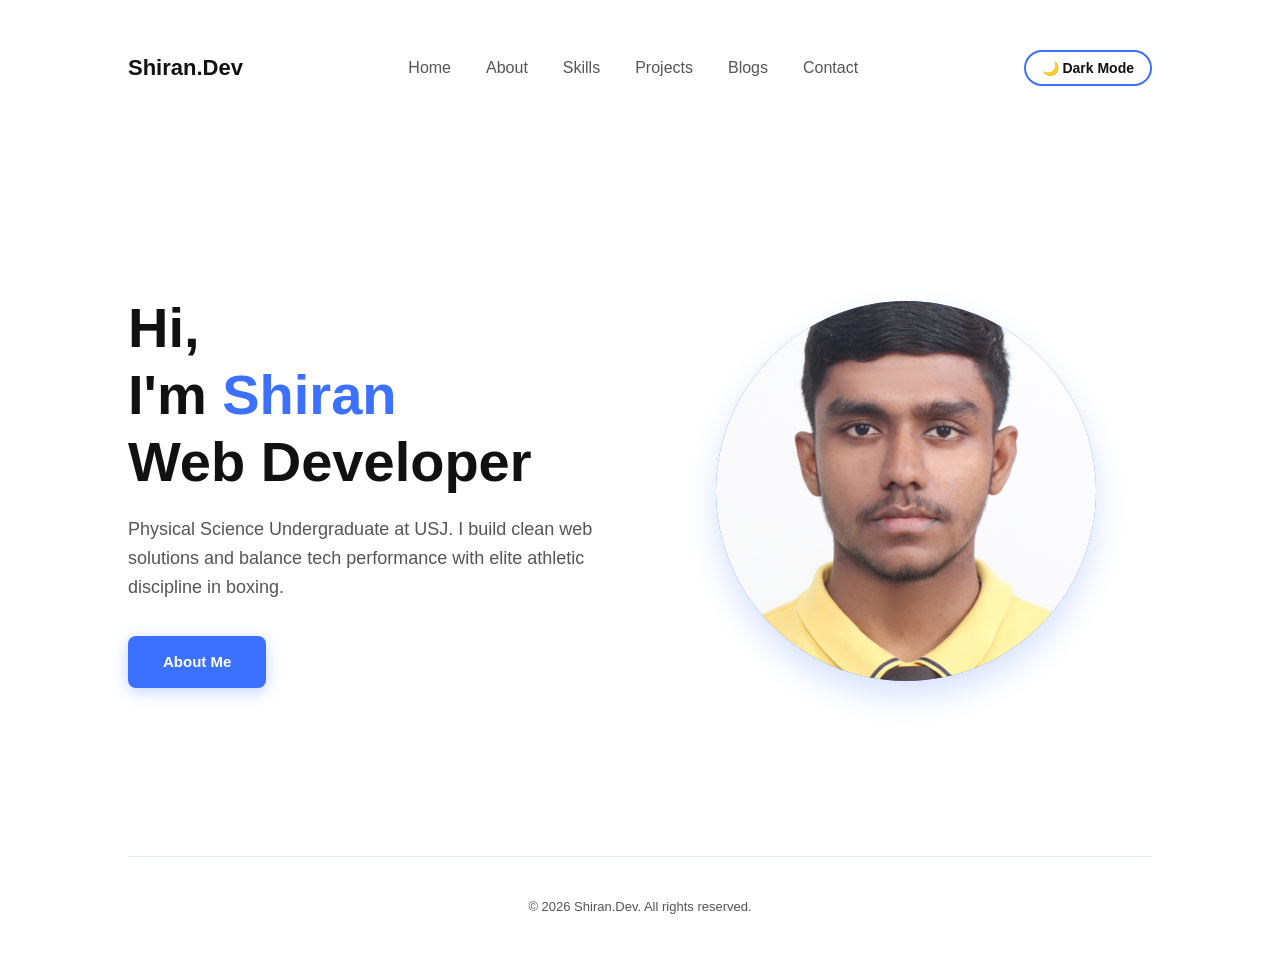
<file: index.html>
<!DOCTYPE html>
<html lang="en">
<head>
    <meta charset="UTF-8">
    <meta name="viewport" content="width=device-width, initial-scale=1.0">
    <title>JC Shiran Kavishka | Home</title>
    <link rel="stylesheet" href="style.css">
    
    <script>
        if (localStorage.getItem('theme') === 'dark') {
            document.documentElement.classList.add('dark-theme');
        } else {
            document.documentElement.classList.remove('dark-theme');
        }
    </script>
</head>
<body>

    <nav>
        <div class="logo">Shiran.Dev</div>
        <ul>
            <li><a href="index.html">Home</a></li>
            <li><a href="about.html">About</a></li>
            <li><a href="skills.html">Skills</a></li>
            <li><a href="projects.html">Projects</a></li>
            <li><a href="blogs.html">Blogs</a></li>
            <li><a href="contact.html">Contact</a></li>
        </ul>
        <button id="theme-toggle">🌙 Dark Mode</button>
    </nav>

    <div class="hero-wrapper">
        <div class="hero-text">
            <h1>Hi, <br>I'm <span>Shiran</span> <br>Web Developer</h1>
            <p>Physical Science Undergraduate at USJ. I build clean web solutions and balance tech performance with elite athletic discipline in boxing.</p>
            <a href="about.html" class="cta-btn">About Me</a>
        </div>
        
        <div class="hero-image-container">
            <div class="profile-blob">
                <img src="my-photo.jpg" alt="Shiran's Profile Photo" class="profile-img">
            </div>
        </div>
    </div>

    <footer>
        <p>&copy; 2026 Shiran.Dev. All rights reserved.</p>
    </footer>

    <script src="script.js"></script>
</body>
</html>
</file>
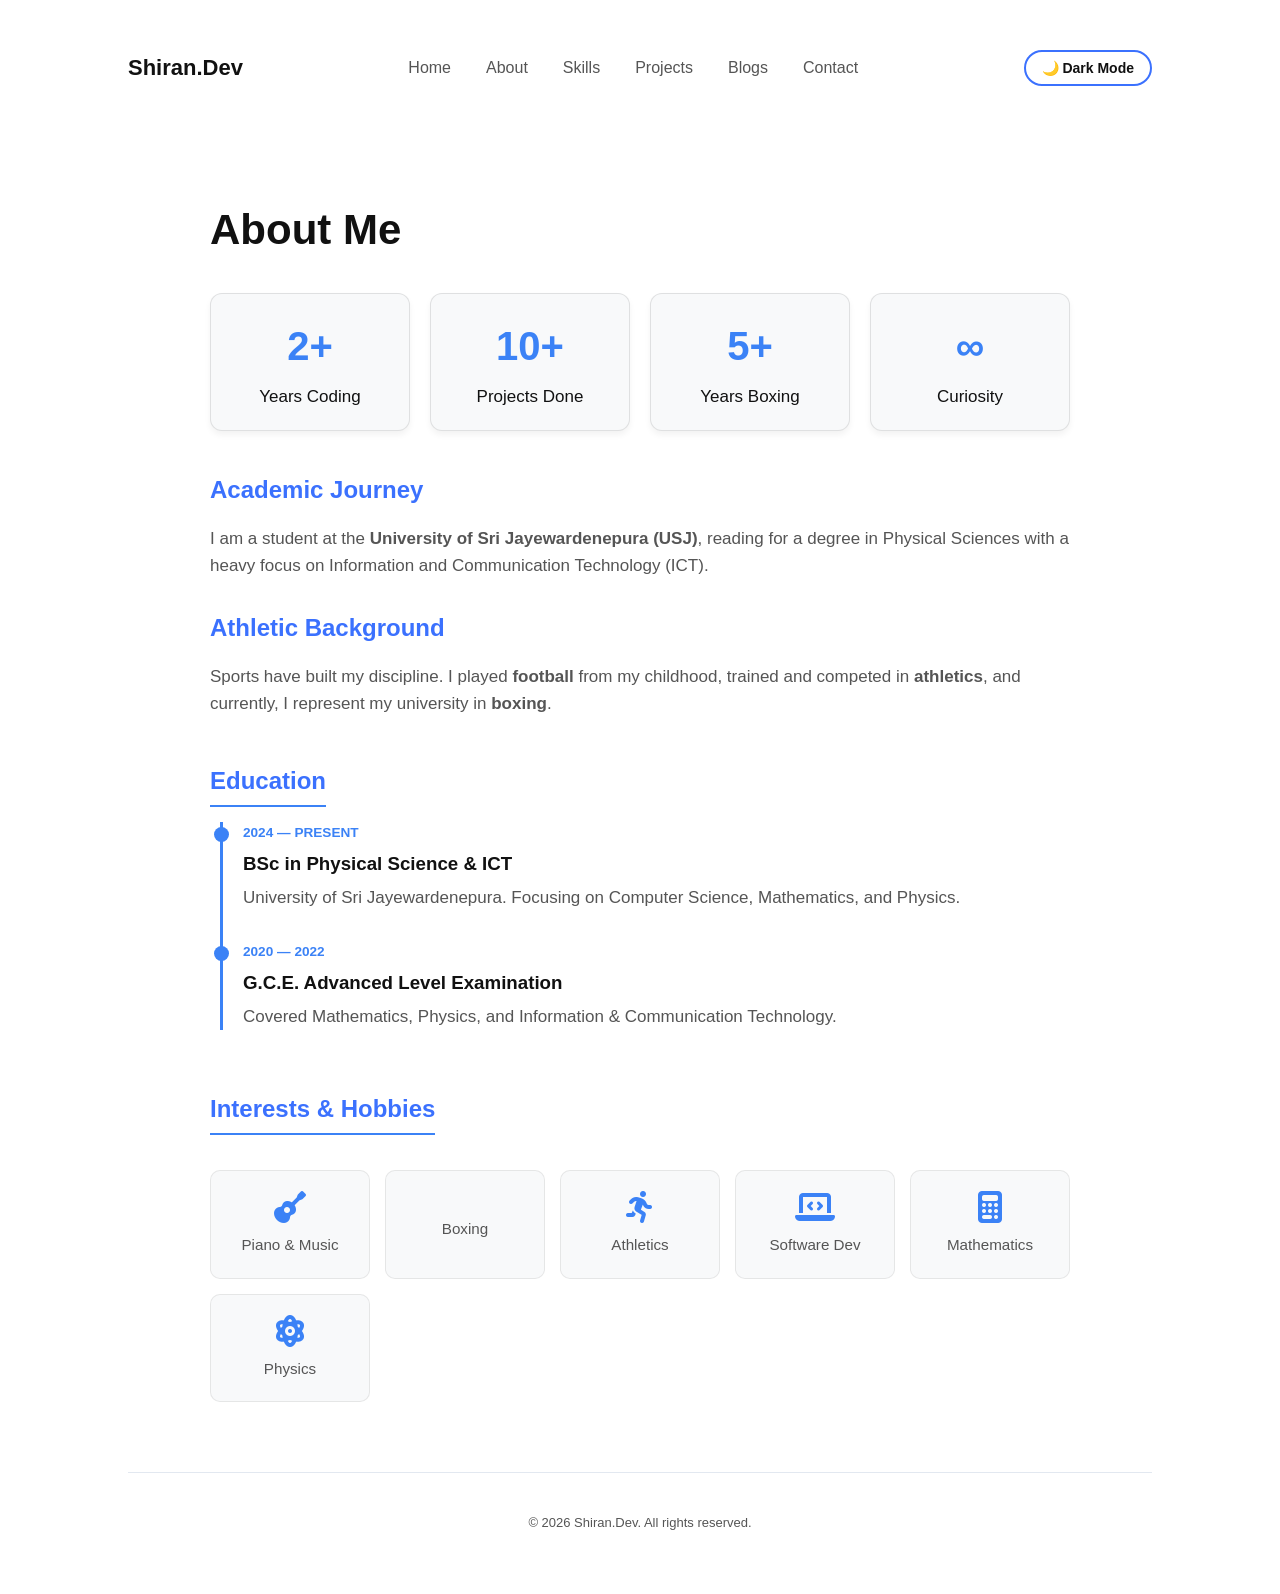
<file: about.html>
<!DOCTYPE html>
<html lang="en">
<head>
    <meta charset="UTF-8">
    <meta name="viewport" content="width=device-width, initial-scale=1.0">
    <title>About Me | Shiran Kavishka</title>
    <link rel="stylesheet" href="style.css">
    
    <link rel="stylesheet" href="https://cdnjs.cloudflare.com/ajax/libs/font-awesome/6.4.0/css/all.min.css">
    
    <script>
        if (localStorage.getItem('theme') === 'dark') {
            document.documentElement.classList.add('dark-theme');
        } else {
            document.documentElement.classList.remove('dark-theme');
        }
    </script>
</head>
<body>
    <nav>
        <div class="logo">Shiran.Dev</div>
        <ul>
            <li><a href="index.html">Home</a></li>
            <li><a href="about.html">About</a></li>
            <li><a href="skills.html">Skills</a></li>
            <li><a href="projects.html">Projects</a></li>
            <li><a href="blogs.html">Blogs</a></li>
            <li><a href="contact.html">Contact</a></li>
        </ul>
        <button id="theme-toggle">🌙 Dark Mode</button>
    </nav>

    <div class="container about-page">
        <h1>About Me</h1>
        
        <div class="stats-grid">
            <div class="stat-card">
                <h3>2+</h3>
                <p>Years Coding</p>
            </div>
            <div class="stat-card">
                <h3>10+</h3>
                <p>Projects Done</p>
            </div>
            <div class="stat-card">
                <h3>5+</h3>
                <p>Years Boxing</p>
            </div>
            <div class="stat-card">
                <h3>&infin;</h3>
                <p>Curiosity</p>
            </div>
        </div>

        <div class="about-description">
            <h2>Academic Journey</h2>
            <p>I am a student at the <strong>University of Sri Jayewardenepura (USJ)</strong>, reading for a degree in Physical Sciences with a heavy focus on Information and Communication Technology (ICT).</p>
            
            <h2>Athletic Background</h2>
            <p>Sports have built my discipline. I played <strong>football</strong> from my childhood, trained and competed in <strong>athletics</strong>, and currently, I represent my university in <strong>boxing</strong>.</p>
        </div>

        <h2 class="section-title">Education</h2>
        <div class="timeline">
            <div class="timeline-item">
                <div class="timeline-dot"></div>
                <div class="timeline-date">2024 &mdash; PRESENT</div>
                <div class="timeline-content">
                    <h3>BSc in Physical Science & ICT</h3>
                    <p>University of Sri Jayewardenepura. Focusing on Computer Science, Mathematics, and Physics.</p>
                </div>
            </div>
            <div class="timeline-item">
                <div class="timeline-dot"></div>
                <div class="timeline-date">2020 &mdash; 2022</div>
                <div class="timeline-content">
                    <h3>G.C.E. Advanced Level Examination</h3>
                    <p>Covered Mathematics, Physics, and Information & Communication Technology.</p>
                </div>
            </div>
        </div>

        <h2 class="section-title">Interests & Hobbies</h2>
        <div class="hobbies-grid">
            <div class="hobby-card">
                <i class="fa-solid fa-guitar"></i>
                <p>Piano & Music</p>
            </div>
            <div class="hobby-card">
                <i class="fa-solid fa-glove-boxing"></i>
                <p>Boxing</p>
            </div>
            <div class="hobby-card">
                <i class="fa-solid fa-person-running"></i>
                <p>Athletics</p>
            </div>
            <div class="hobby-card">
                <i class="fa-solid fa-laptop-code"></i>
                <p>Software Dev</p>
            </div>
            <div class="hobby-card">
                <i class="fa-solid fa-calculator"></i>
                <p>Mathematics</p>
            </div>
            <div class="hobby-card">
                <i class="fa-solid fa-atom"></i>
                <p>Physics</p>
            </div>
        </div>
    </div>
      
    <footer align="center">
        <p>&copy; 2026 Shiran.Dev. All rights reserved.</p>
    </footer>

    <script src="script.js"></script>
</body>
</html>
</file>
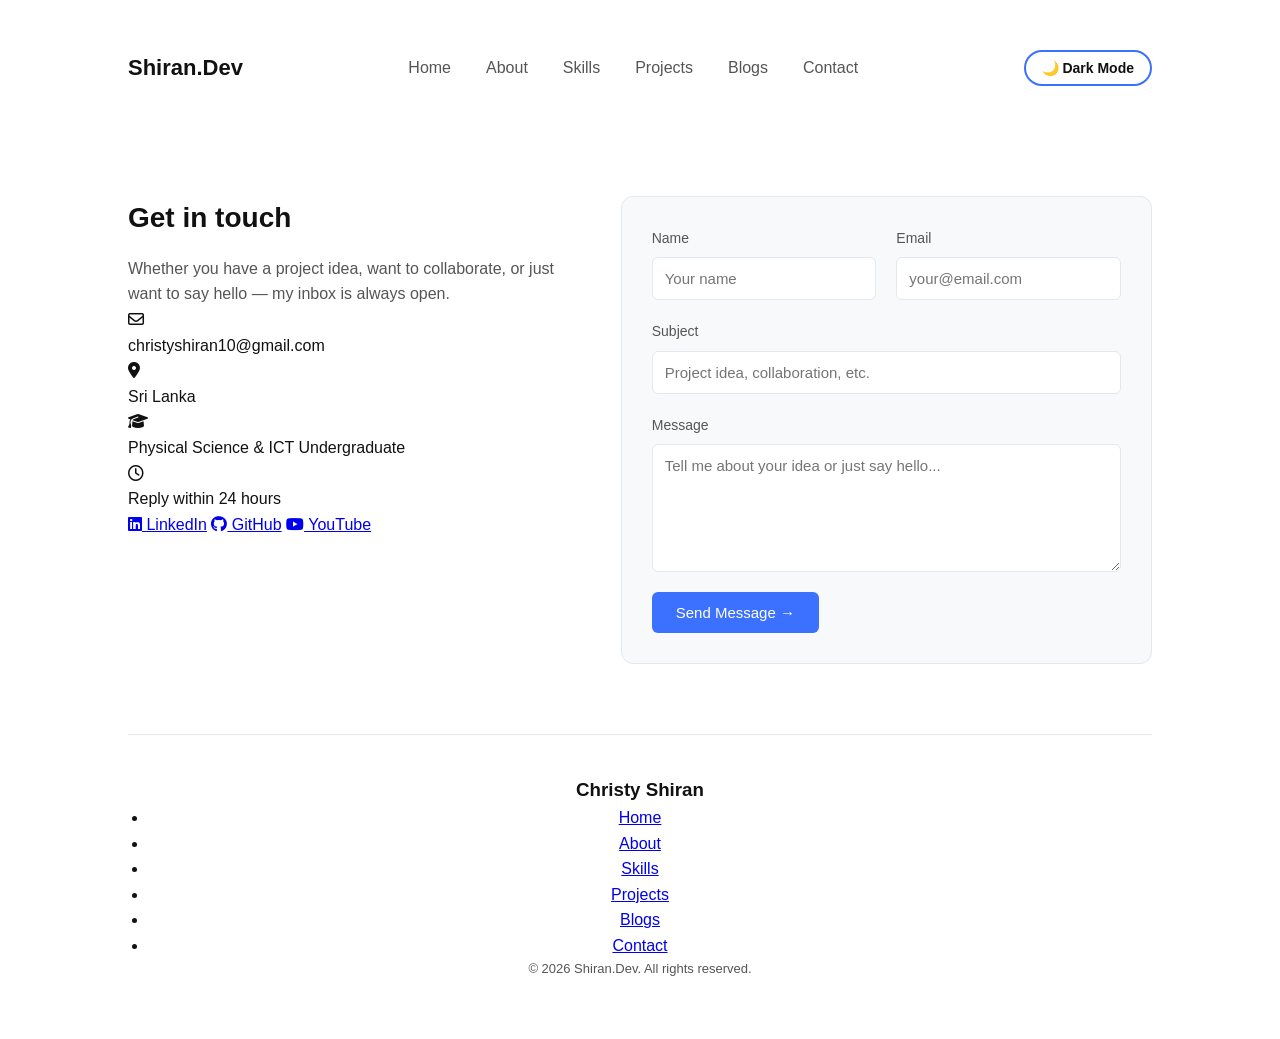
<file: contact.html>
<!DOCTYPE html>
<html lang="en">
<head>
    <meta charset="UTF-8">
    <meta name="viewport" content="width=device-width, initial-scale=1.0">
    <title>Contact Me | Shiran.Dev</title>
    <link rel="stylesheet" href="style.css">
    
    <link rel="stylesheet" href="https://cdnjs.cloudflare.com/ajax/libs/font-awesome/6.4.0/css/all.min.css">

    <script>
        if (localStorage.getItem('theme') === 'dark') {
            document.documentElement.classList.add('dark-theme');
        } else {
            document.documentElement.classList.remove('dark-theme');
        }
    </script>
</head>
<body>
    <nav>
        <div class="logo">Shiran.Dev</div>
        <ul>
            <li><a href="index.html">Home</a></li>
            <li><a href="about.html">About</a></li>
            <li><a href="skills.html">Skills</a></li>
            <li><a href="projects.html">Projects</a></li>
            <li><a href="blogs.html">Blogs</a></li>
            <li><a href="contact.html" class="active">Contact</a></li>
        </ul>
        <button id="theme-toggle">🌙 Dark Mode</button>
    </nav>

    <section class="contact-section">
        <div class="contact-container">
            
            <div class="contact-info">
                <h2>Get in touch</h2>
                <p>Whether you have a project idea, want to collaborate, or just want to say hello — my inbox is always open.</p>
                
                <div class="info-list">
                    <div class="info-item">
                        <div class="icon-box"><i class="fa-regular fa-envelope"></i></div>
                        <span>christyshiran10@gmail.com</span>
                    </div>
                    <div class="info-item">
                        <div class="icon-box"><i class="fa-solid fa-location-dot"></i></div>
                        <span>Sri Lanka</span>
                    </div>
                    <div class="info-item">
                        <div class="icon-box"><i class="fa-solid fa-graduation-cap"></i></div>
                        <span>Physical Science & ICT Undergraduate</span>
                    </div>
                    <div class="info-item">
                        <div class="icon-box"><i class="fa-regular fa-clock"></i></div>
                        <span>Reply within 24 hours</span>
                    </div>
                </div>

                <div class="social-links">
                    <a href="#" target="_blank"><i class="fa-brands fa-linkedin"></i> LinkedIn</a>
                    <a href="https://github.com/christyshiran10-spec" target="_blank"><i class="fa-brands fa-github"></i> GitHub</a>
                    <a href="#" target="_blank"><i class="fa-brands fa-youtube"></i> YouTube</a>
                </div>
            </div>

            <div class="contact-form-container">
                <form action="#" method="POST" class="contact-form">
                    <div class="form-row">
                        <div class="form-group">
                            <label for="name">Name</label>
                            <input type="text" id="name" placeholder="Your name" required>
                        </div>
                        <div class="form-group">
                            <label for="email">Email</label>
                            <input type="email" id="email" placeholder="your@email.com" required>
                        </div>
                    </div>
                    
                    <div class="form-group">
                        <label for="subject">Subject</label>
                        <input type="text" id="subject" placeholder="Project idea, collaboration, etc." required>
                    </div>

                    <div class="form-group">
                        <label for="message">Message</label>
                        <textarea id="message" rows="6" placeholder="Tell me about your idea or just say hello..." required></textarea>
                    </div>

                    <button type="submit" class="submit-btn">Send Message &rarr;</button>
                </form>
            </div>

        </div>
    </section>

    <footer class="site-footer">
        <h3>Christy Shiran</h3>
        <ul class="footer-nav">
            <li><a href="index.html">Home</a></li>
            <li><a href="about.html">About</a></li>
            <li><a href="skills.html">Skills</a></li>
            <li><a href="projects.html">Projects</a></li>
            <li><a href="blogs.html">Blogs</a></li>
            <li><a href="contact.html">Contact</a></li>
        </ul>
        <p>&copy; 2026 Shiran.Dev. All rights reserved.</p>
    </footer>

    <script src="script.js"></script>
</body>
</html>
</file>
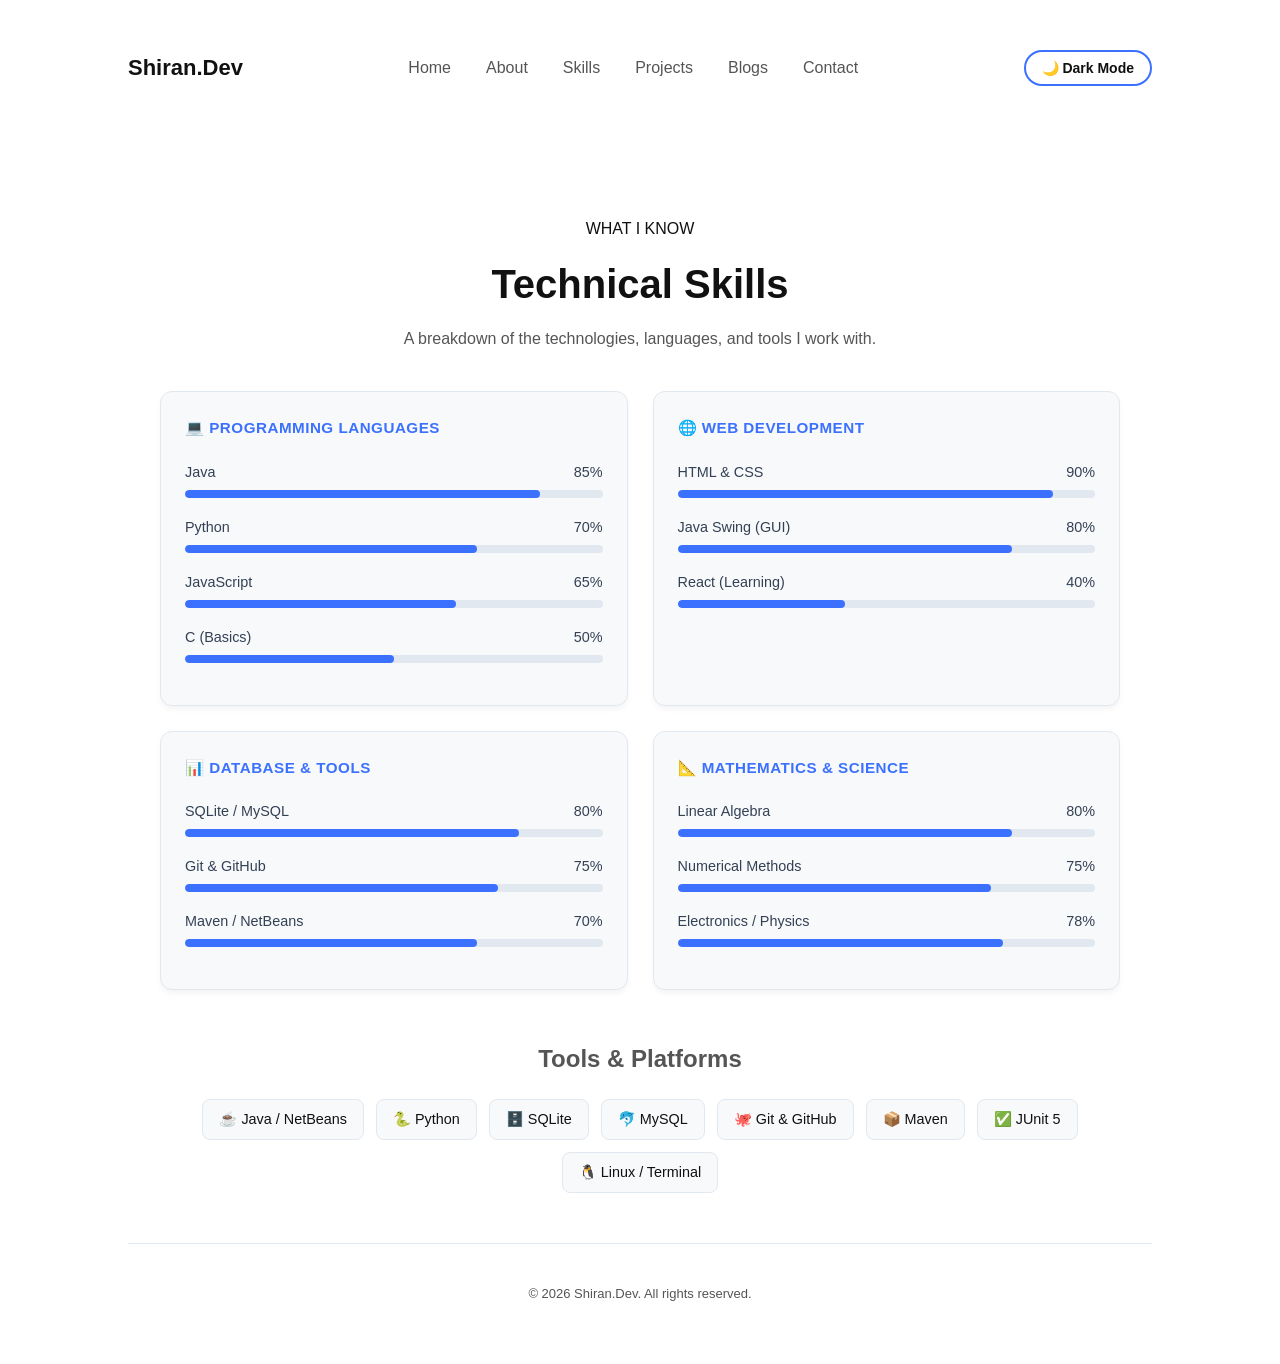
<file: skills.html>
<!DOCTYPE html>
<html lang="en">
<head>
    <meta charset="UTF-8">
    <meta name="viewport" content="width=device-width, initial-scale=1.0">
    <title>My Skills | Shiran.Dev</title>
    <link rel="stylesheet" href="style.css">
    
    <script>
        if (localStorage.getItem('theme') === 'dark') {
            document.documentElement.classList.add('dark-theme');
        } else {
            document.documentElement.classList.remove('dark-theme');
        }
    </script>
</head>
<body>
    <nav>
        <div class="logo">Shiran.Dev</div>
        <ul>
            <li><a href="index.html">Home</a></li>
            <li><a href="about.html">About</a></li>
            <li><a href="skills.html">Skills</a></li>
            <li><a href="projects.html">Projects</a></li>
            <li><a href="blogs.html">Blogs</a></li>
            <li><a href="contact.html">Contact</a></li>
        </ul>
        <button id="theme-toggle">🌙 Dark Mode</button>
    </nav>

    <section class="skills-header">
        <span class="sub-title">WHAT I KNOW</span>
        <h1>Technical Skills</h1>
        <p>A breakdown of the technologies, languages, and tools I work with.</p>
        <div class="underline"></div>
    </section>

    <div class="skills-container">
        
        <div class="skills-card">
            <h3>💻 PROGRAMMING LANGUAGES</h3>
            <div class="skill-progress">
                <div class="skill-info"><span>Java</span><span>85%</span></div>
                <div class="progress-bar"><div class="progress" style="width: 85%;"></div></div>
            </div>
            <div class="skill-progress">
                <div class="skill-info"><span>Python</span><span>70%</span></div>
                <div class="progress-bar"><div class="progress" style="width: 70%;"></div></div>
            </div>
            <div class="skill-progress">
                <div class="skill-info"><span>JavaScript</span><span>65%</span></div>
                <div class="progress-bar"><div class="progress" style="width: 65%;"></div></div>
            </div>
            <div class="skill-progress">
                <div class="skill-info"><span>C (Basics)</span><span>50%</span></div>
                <div class="progress-bar"><div class="progress" style="width: 50%;"></div></div>
            </div>
        </div>

        <div class="skills-card">
            <h3>🌐 WEB DEVELOPMENT</h3>
            <div class="skill-progress">
                <div class="skill-info"><span>HTML & CSS</span><span>90%</span></div>
                <div class="progress-bar"><div class="progress" style="width: 90%;"></div></div>
            </div>
            <div class="skill-progress">
                <div class="skill-info"><span>Java Swing (GUI)</span><span>80%</span></div>
                <div class="progress-bar"><div class="progress" style="width: 80%;"></div></div>
            </div>
            <div class="skill-progress">
                <div class="skill-info"><span>React (Learning)</span><span>40%</span></div>
                <div class="progress-bar"><div class="progress" style="width: 40%;"></div></div>
            </div>
        </div>

        <div class="skills-card">
            <h3>📊 DATABASE & TOOLS</h3>
            <div class="skill-progress">
                <div class="skill-info"><span>SQLite / MySQL</span><span>80%</span></div>
                <div class="progress-bar"><div class="progress" style="width: 80%;"></div></div>
            </div>
            <div class="skill-progress">
                <div class="skill-info"><span>Git & GitHub</span><span>75%</span></div>
                <div class="progress-bar"><div class="progress" style="width: 75%;"></div></div>
            </div>
            <div class="skill-progress">
                <div class="skill-info"><span>Maven / NetBeans</span><span>70%</span></div>
                <div class="progress-bar"><div class="progress" style="width: 70%;"></div></div>
            </div>
        </div>

        <div class="skills-card">
            <h3>📐 MATHEMATICS & SCIENCE</h3>
            <div class="skill-progress">
                <div class="skill-info"><span>Linear Algebra</span><span>80%</span></div>
                <div class="progress-bar"><div class="progress" style="width: 80%;"></div></div>
            </div>
            <div class="skill-progress">
                <div class="skill-info"><span>Numerical Methods</span><span>75%</span></div>
                <div class="progress-bar"><div class="progress" style="width: 75%;"></div></div>
            </div>
            <div class="skill-progress">
                <div class="skill-info"><span>Electronics / Physics</span><span>78%</span></div>
                <div class="progress-bar"><div class="progress" style="width: 78%;"></div></div>
            </div>
        </div>

    </div>

    <section class="tools-section">
        <h2>Tools & Platforms</h2>
        <div class="badge-grid">
            <span class="tool-badge">☕ Java / NetBeans</span>
            <span class="tool-badge">🐍 Python</span>
            <span class="tool-badge">🗄️ SQLite</span>
            <span class="tool-badge">🐬 MySQL</span>
            <span class="tool-badge">🐙 Git & GitHub</span>
            <span class="tool-badge">📦 Maven</span>
            <span class="tool-badge">✅ JUnit 5</span>
            <span class="tool-badge">🐧 Linux / Terminal</span>
        </div>
    </section>

    <footer>
        <p>&copy; 2026 Shiran.Dev. All rights reserved.</p>
    </footer>

    <script src="script.js"></script>
</body>
</html>
</file>
<file: style.css>
/* ==========================================================================
   1. GLOBAL THEME VARIABLES & BASE STYLES
   ========================================================================== */
:root {
    --bg-color: #ffffff;
    --text-color: #111111;
    --primary-blue: #3b71fe;    /* Royal Blue */
    --hover-blue: #2557d6;
    --nav-text: #555555;
    --transition-speed: 0.4s;
    
    /* Card / Badge Backgrounds (Light Mode) */
    --card-bg: #f8f9fa;
    --card-border: #e2e8f0;
    --card-text: #334155;
    --badge-bg: #eef2ff;
    --badge-text: #3b71fe;
    --input-bg: #ffffff;
}

/* 🌙 Dark Theme Variables (සුදු ගතිය මුළුමනින්ම නැති කිරීමට) */
.dark-theme {
    --bg-color: #121212;
    --text-color: #f5f5f5;
    --nav-text: #b0b0b0;
    --card-bg: #1e1e1e;         /* Dark mode card background */
    --card-border: #333333;     /* Dark mode card border */
    --card-text: #cbd5e1;       /* Dark mode card text */
    --badge-bg: #2a2a2a;
    --badge-text: #64ffda;
    --input-bg: #252525;        /* Contact Form inputs inside dark mode */
}

* {
    margin: 0;
    padding: 0;
    box-sizing: border-box;
    font-family: 'Poppins', sans-serif;
}

body {
    background-color: var(--bg-color);
    color: var(--text-color);
    padding: 20px 10%;
    line-height: 1.6;
    transition: background-color var(--transition-speed), color var(--transition-speed);
    animation: transitionIn 0.8s ease-in-out;
}

/* Page Transition Animation */
@keyframes transitionIn {
    from {
        opacity: 0;
        transform: translateY(-20px);
    }
    to {
        opacity: 1;
        transform: translateY(0);
    }
}

/* ==========================================================================
   2. NAVIGATION BAR
   ========================================================================== */
nav {
    display: flex;
    justify-content: space-between;
    align-items: center;
    padding: 30px 0;
    margin-bottom: 60px;
}

nav .logo {
    font-weight: 700;
    font-size: 22px;
    color: var(--text-color);
}

nav ul {
    display: flex;
    list-style: none;
    gap: 35px;
    align-items: center;
}

nav ul li a {
    text-decoration: none;
    color: var(--nav-text);
    font-weight: 500;
    font-size: 16px;
    transition: color 0.3s;
}

nav ul li a:hover {
    color: var(--primary-blue);
}

#theme-toggle {
    background: transparent;
    border: 2px solid var(--primary-blue);
    color: var(--text-color);
    padding: 8px 16px;
    border-radius: 20px;
    cursor: pointer;
    font-weight: 600;
    font-size: 14px;
    transition: all 0.3s ease;
}

#theme-toggle:hover {
    background-color: var(--primary-blue);
    color: #ffffff;
}

/* ==========================================================================
   3. HERO SECTION (HOME)
   ========================================================================== */
.hero-wrapper {
    display: flex;
    align-items: center;
    justify-content: space-between;
    gap: 40px;
    min-height: 70vh;
}

.hero-text {
    flex: 1;
    animation: transitionIn 1s ease-in-out 0.2s both;
}

.hero-text h1 {
    font-size: 56px;
    font-weight: 700;
    line-height: 1.2;
    color: var(--text-color);
    margin-bottom: 20px;
}

.hero-text h1 span {
    color: var(--primary-blue);
}

.hero-text p {
    font-size: 18px;
    color: var(--nav-text);
    margin-bottom: 35px;
    max-width: 480px;
}

.cta-btn {
    display: inline-block;
    padding: 14px 35px;
    background-color: var(--primary-blue);
    color: #ffffff;
    text-decoration: none;
    font-weight: 600;
    border-radius: 8px;
    font-size: 15px;
    box-shadow: 0 4px 15px rgba(59, 113, 254, 0.3);
    transition: background-color 0.3s, transform 0.3s;
}

.cta-btn:hover {
    background-color: var(--hover-blue);
    transform: translateY(-2px);
}

.hero-image-container {
    flex: 1;
    display: flex;
    justify-content: center;
    align-items: center;
    animation: transitionIn 1s ease-in-out 0.4s both;
}

.profile-blob {
    width: 380px;
    height: 380px;
    background-color: var(--primary-blue);
    border-radius: 50%; 
    overflow: hidden;
    display: flex;
    justify-content: center;
    align-items: center;
    animation: circleFloat 6s ease-in-out infinite; 
    box-shadow: 0 15px 30px rgba(59, 113, 254, 0.2);
}

.profile-img {
    width: 100%;
    height: 100%;
    object-fit: cover;
}

@keyframes circleFloat {
    0% { transform: translateY(0px); }
    50% { transform: translateY(-12px); }
    100% { transform: translateY(0px); }
}

/* ==========================================================================
   4. GENERAL CONTAINERS & CARDS (PROJECTS & BLOGS)
   ========================================================================== */
.container {
    max-width: 800px;
    margin: 0 auto 60px auto;
}

.container h1 {
    font-size: 42px;
    margin-bottom: 30px;
    color: var(--text-color);
}

.container h2 {
    font-size: 24px;
    margin-top: 30px;
    margin-bottom: 15px;
    color: var(--primary-blue);
}

.container p {
    font-size: 17px;
    color: var(--nav-text);
    margin-bottom: 15px;
}

.project-card, .blog-card {
    background-color: var(--card-bg);
    padding: 25px;
    border-radius: 12px;
    margin-bottom: 25px;
    border-left: 5px solid var(--primary-blue);
    border-top: 1px solid var(--card-border);
    border-right: 1px solid var(--card-border);
    border-bottom: 1px solid var(--card-border);
    transition: transform 0.3s, background-color var(--transition-speed), border var(--transition-speed);
}

.project-card:hover, .blog-card:hover {
    transform: translateY(-3px);
}

.project-card h3, .blog-card h3 {
    font-size: 20px;
    margin-bottom: 10px;
    color: var(--text-color);
}

/* Badges & Tech Pills */
.badge-container {
    display: flex;
    flex-wrap: wrap;
    gap: 12px;
    margin-bottom: 25px;
}

.badge, .tech-pill {
    background-color: var(--badge-bg);
    color: var(--badge-text);
    padding: 8px 18px;
    border-radius: 30px;
    font-weight: 600;
    font-size: 14px;
    transition: background-color var(--transition-speed), color var(--transition-speed);
}

.project-tech-container {
    display: flex;
    flex-wrap: wrap;
    gap: 12px;
    margin-top: 20px;
}

.tech-pill {
    border-radius: 8px;
    display: flex;
    align-items: center;
    gap: 10px;
}

.tech-pill span {
    color: var(--text-color);
}

/* ==========================================================================
   5. TECHNICAL SKILLS PAGE (GRID LAYOUT)
   ========================================================================== */
.skills-header {
    text-align: center;
    padding: 40px 20px 20px;
    margin-bottom: 20px;
}

.skills-header h1 {
    font-size: 2.5rem;
    margin: 10px 0;
    color: var(--text-color);
}

.skills-header p {
    color: var(--nav-text);
}

.skills-container {
    max-width: 1000px;
    margin: 0 auto 40px auto;
    padding: 0 20px;
    display: grid;
    grid-template-columns: repeat(2, 1fr);
    gap: 25px;
}

.skills-card {
    background-color: var(--card-bg);
    border: 1px solid var(--card-border);
    border-radius: 12px;
    padding: 24px;
    box-shadow: 0 4px 6px -1px rgba(0, 0, 0, 0.05);
    transition: background-color var(--transition-speed), border var(--transition-speed);
}

.skills-card h3 {
    font-size: 0.95rem;
    color: var(--primary-blue);
    margin-bottom: 20px;
    font-weight: 700;
    letter-spacing: 0.5px;
}

.skill-progress {
    margin-bottom: 18px;
}

.skill-info {
    display: flex;
    justify-content: space-between;
    font-size: 0.9rem;
    font-weight: 500;
    color: var(--card-text);
    margin-bottom: 6px;
}

.progress-bar {
    width: 100%;
    height: 8px;
    background-color: var(--card-border);
    border-radius: 4px;
    overflow: hidden;
}

.progress {
    height: 100%;
    background-color: var(--primary-blue);
    border-radius: 4px;
    transition: width 1s ease-in-out;
}

/* Tools & Platforms Badges */
.tools-section {
    text-align: center;
    max-width: 1000px;
    margin: 50px auto;
    padding: 0 20px;
}

.tools-section h2 {
    font-size: 1.5rem;
    color: var(--nav-text);
    margin-bottom: 20px;
}

.badge-grid {
    display: flex;
    flex-wrap: wrap;
    justify-content: center;
    gap: 12px;
}

.tool-badge {
    background-color: var(--card-bg);
    color: var(--text-color);
    padding: 8px 16px;
    font-size: 0.9rem;
    font-weight: 500;
    border-radius: 8px;
    border: 1px solid var(--card-border);
    transition: background-color var(--transition-speed), border var(--transition-speed);
}

/* ==========================================================================
   6. CONTACT SECTION & CONTACT FORM
   ========================================================================== */
.contact-section {
    padding: 20px 0;
    display: flex;
    justify-content: center;
}

.contact-container {
    max-width: 1100px;
    width: 100%;
    display: grid;
    grid-template-columns: 1fr 1.2fr;
    gap: 50px;
    align-items: start;
}

.contact-info h2 {
    font-size: 28px;
    color: var(--text-color);
    margin-bottom: 15px;
}

.contact-info p {
    color: var(--nav-text);
}

.contact-form-container {
    background-color: var(--card-bg);
    padding: 30px;
    border: 1px solid var(--card-border);
    border-radius: 12px;
    transition: background-color var(--transition-speed), border var(--transition-speed);
}

.form-row {
    display: grid;
    grid-template-columns: 1fr 1fr;
    gap: 20px;
}

.form-group {
    margin-bottom: 20px;
    display: flex;
    flex-direction: column;
    gap: 8px;
}

.form-group label {
    font-size: 14px;
    color: var(--nav-text);
}

.form-group input, 
.form-group textarea {
    padding: 12px;
    border: 1px solid var(--card-border);
    border-radius: 6px;
    font-size: 15px;
    color: var(--text-color);
    background-color: var(--input-bg);
    outline: none;
    transition: border-color 0.2s, background-color var(--transition-speed);
}

.form-group input:focus, 
.form-group textarea:focus {
    border-color: var(--primary-blue);
}

.submit-btn {
    background-color: var(--primary-blue);
    color: white;
    border: none;
    padding: 12px 24px;
    font-size: 15px;
    font-weight: 500;
    border-radius: 6px;
    cursor: pointer;
    transition: background var(--transition-speed);
}

.submit-btn:hover {
    background-color: var(--hover-blue);
}

/* ==========================================================================
   7. FOOTER STYLES & LINKS
   ========================================================================== */
footer, .site-footer {
    text-align: center;
    padding: 40px 20px;
    border-top: 1px solid var(--card-border);
    margin-top: 50px;
}

footer p, .site-footer p {
    font-size: 13px;
    color: var(--nav-text);
}

.container a {
    color: var(--primary-blue);
    text-decoration: none;
    font-weight: 600;
}
.container a:hover {
    text-decoration: underline;
}

/* ==========================================================================
   8. RESPONSIVE MOBILE LAYOUT
   ========================================================================== */
@media (max-width: 768px) {
    .hero-wrapper {
        flex-direction: column-reverse;
        text-align: center;
        padding-top: 20px;
    }
    .hero-text h1 {
        font-size: 38px;
    }
    nav {
        flex-direction: column;
        gap: 20px;
    }
    nav ul {
        flex-direction: column;
        gap: 15px;
    }
    .profile-blob {
        width: 280px;
        height: 280px;
    }
    .skills-container, .contact-container, .form-row {
        grid-template-columns: 1fr;
    }
}
/* --- About Page Advanced UI Styles --- */
.about-page {
    max-width: 900px;
    margin: 0 auto;
    padding: 20px;
}

/* Stats Cards */
.stats-grid {
    display: grid;
    grid-template-columns: repeat(auto-fit, minmax(180px, 1fr));
    gap: 20px;
    margin-bottom: 40px;
}
.stat-card {
    background-color: var(--card-bg, #ffffff);
    border: 1px solid rgba(0,0,0,0.1);
    border-radius: 12px;
    padding: 20px;
    text-align: center;
    box-shadow: 0 4px 6px rgba(0,0,0,0.05);
}
.stat-card h3 {
    font-size: 2.5rem;
    color: #3b82f6;
    margin: 0 0 5px 0;
}
.stat-card p {
    margin: 0;
    color: var(--text-color, #333);
    font-weight: 500;
}

/* Timeline CSS */
.section-title {
    margin-top: 50px;
    margin-bottom: 25px;
    border-bottom: 2px solid #3b82f6;
    display: inline-block;
    padding-bottom: 5px;
}
.timeline {
    border-left: 3px solid #3b82f6;
    margin-left: 10px;
    padding-left: 20px;
    position: relative;
}
.timeline-item {
    position: relative;
    margin-bottom: 30px;
}
.timeline-dot {
    width: 15px;
    height: 15px;
    background-color: #3b82f6;
    position: absolute;
    left: -29px;
    top: 5px;
    border-radius: 50%;
}
.timeline-date {
    font-size: 0.85rem;
    color: #3b82f6;
    font-weight: bold;
    margin-bottom: 5px;
}
.timeline-content h3 {
    margin: 0 0 5px 0;
}

/* Hobbies Grid */
.hobbies-grid {
    display: grid;
    grid-template-columns: repeat(auto-fit, minmax(140px, 1fr));
    gap: 15px;
    margin-top: 20px;
}
.hobby-card {
    background-color: var(--card-bg, #ffffff);
    border: 1px solid rgba(0,0,0,0.08);
    border-radius: 10px;
    padding: 20px;
    text-align: center;
    transition: transform 0.2s;
}
.hobby-card:hover {
    transform: translateY(-5px);
}
.hobby-card i {
    font-size: 2rem;
    color: #3b82f6;
    margin-bottom: 10px;
}
.hobby-card p {
    margin: 0;
    font-size: 0.95rem;
}

/* Dark Theme Variables සඳහා (ඔයාගේ style.css එකේ දැනටමත් තියෙනවා නම් මේවා විතරක් check කරන්න) */
.dark-theme {
    --card-bg: #1e1e1e;
}
/* --- Blog Page Advanced UI Styles --- */
.blog-page {
    max-width: 1100px;
    margin: 0 auto;
    padding: 20px;
}
.blog-header {
    margin-bottom: 40px;
}
.blog-header .badge {
    background-color: #1d4ed8;
    color: #fff;
    font-size: 0.75rem;
    font-weight: bold;
    padding: 4px 10px;
    border-radius: 4px;
    letter-spacing: 1px;
}
.blog-header h1 {
    font-size: 2.5rem;
    margin: 10px 0;
}
.blog-header p {
    color: #6b7280;
}

/* Blog Grid */
.blog-grid {
    display: grid;
    grid-template-columns: repeat(auto-fit, minmax(320px, 1fr));
    gap: 30px;
}
.blog-card {
    background-color: var(--card-bg, #ffffff);
    border: 1px solid rgba(0,0,0,0.1);
    border-radius: 16px;
    overflow: hidden;
    box-shadow: 0 10px 15px -3px rgba(0, 0, 0, 0.05);
    display: flex;
    flex-direction: column;
    transition: transform 0.3s, box-shadow 0.3s;
}
.blog-card:hover {
    transform: translateY(-5px);
    box-shadow: 0 20px 25px -5px rgba(0, 0, 0, 0.1);
}
.blog-img-container {
    width: 100%;
    height: 200px;
    overflow: hidden;
    background-color: #f3f4f6;
}
.blog-img-container img {
    width: 100%;
    height: 100%;
    object-fit: cover;
}
.blog-img-container img.cert-img {
    object-fit: contain; /* සර්ටිෆිකට් එක කැපිලා නොපෙනී සම්පූර්ණයෙන් පෙනෙන්න */
    background-color: #111827; 
}
.blog-content {
    padding: 25px;
    display: flex;
    flex-direction: column;
    flex-grow: 1;
}
.blog-meta {
    display: flex;
    gap: 15px;
    font-size: 0.8rem;
    color: #6b7280;
    margin-bottom: 12px;
}
.blog-meta i {
    margin-right: 5px;
    color: #3b82f6;
}
.blog-content h3 {
    font-size: 1.3rem;
    margin: 0 0 12px 0;
    line-height: 1.4;
}
.blog-content p {
    color: var(--text-muted, #4b5563);
    font-size: 0.95rem;
    line-height: 1.6;
    margin-0 0 20px 0;
    flex-grow: 1;
}
.read-more {
    color: #3b82f6;
    text-decoration: none;
    font-weight: 600;
    font-size: 0.9rem;
    display: inline-flex;
    align-items: center;
    gap: 5px;
}
.read-more:hover {
    text-decoration: underline;
}

/* Dark Mode Extensions */
.dark-theme {
    --card-bg: #0f172a; /* image_8da4be එකේ වගේ තද නිල්/කළු පාටක් */
    --text-muted: #9ca3af;
}
</file>
